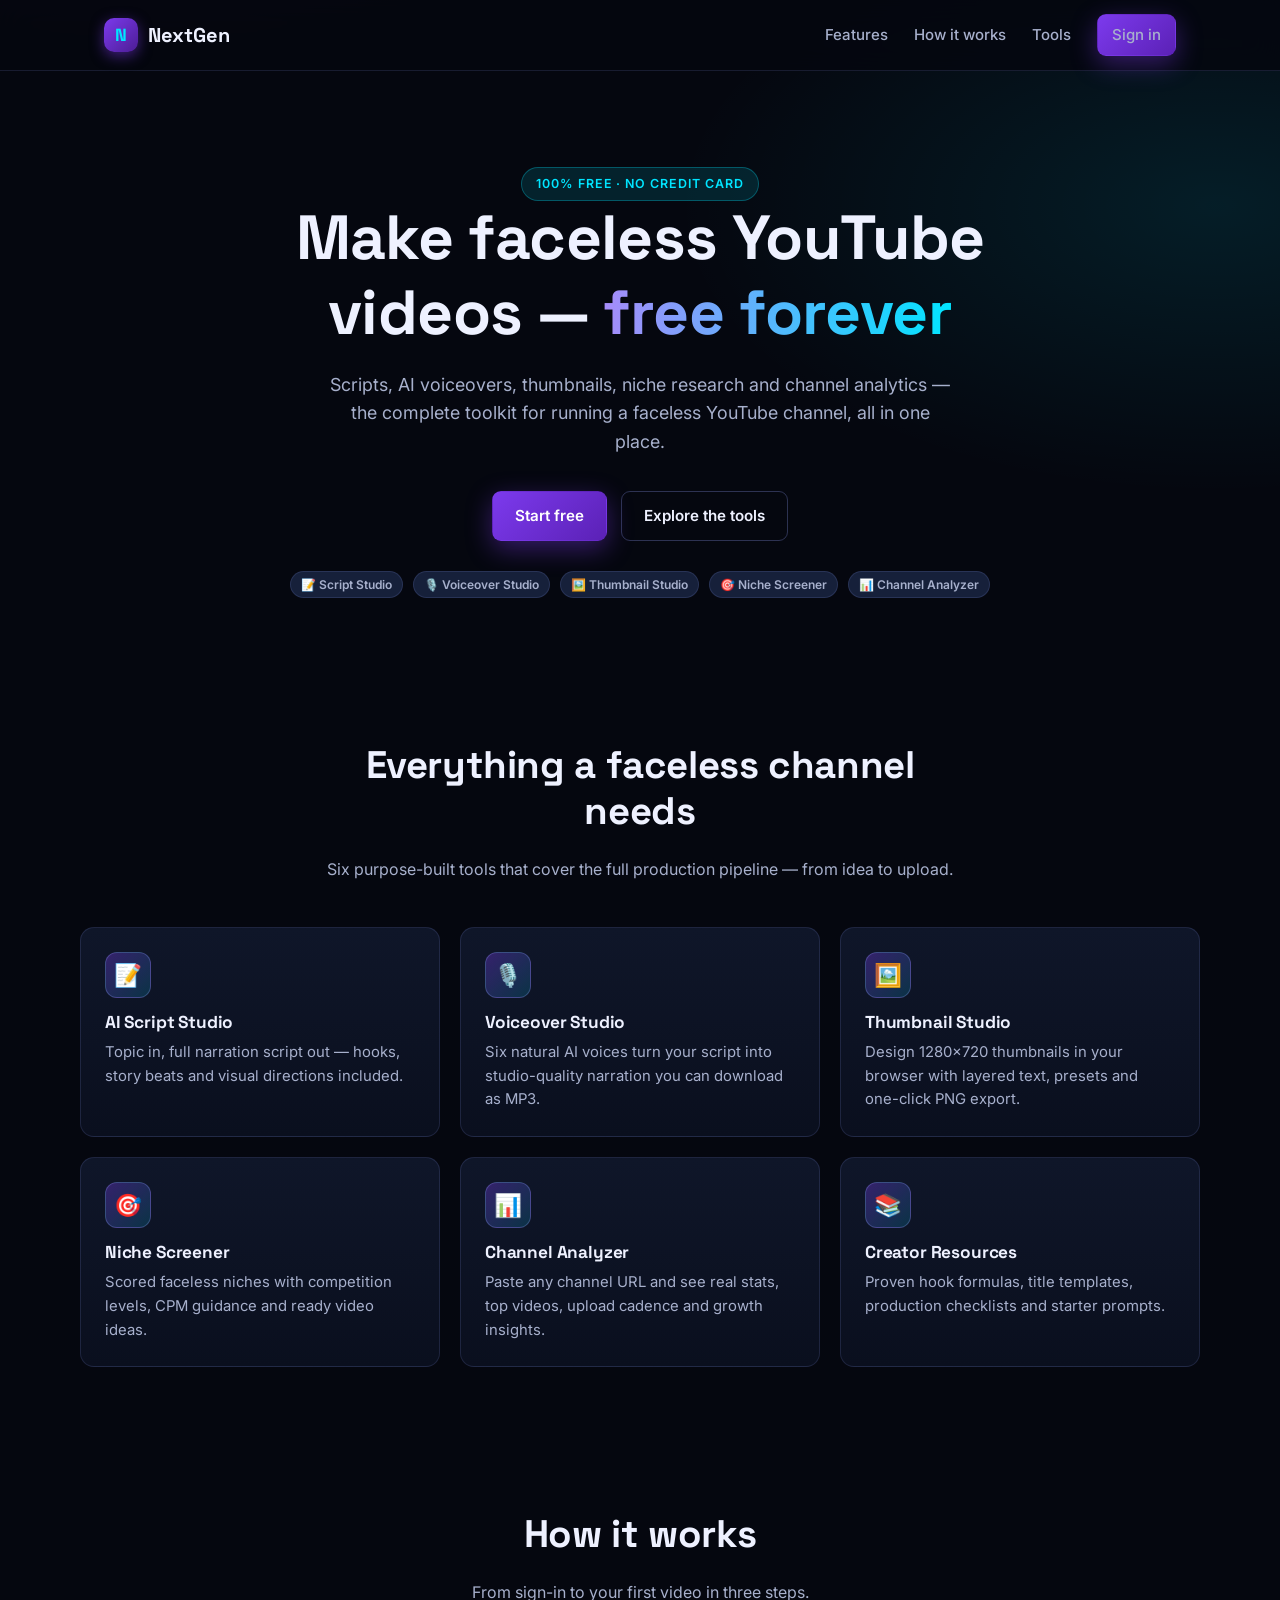
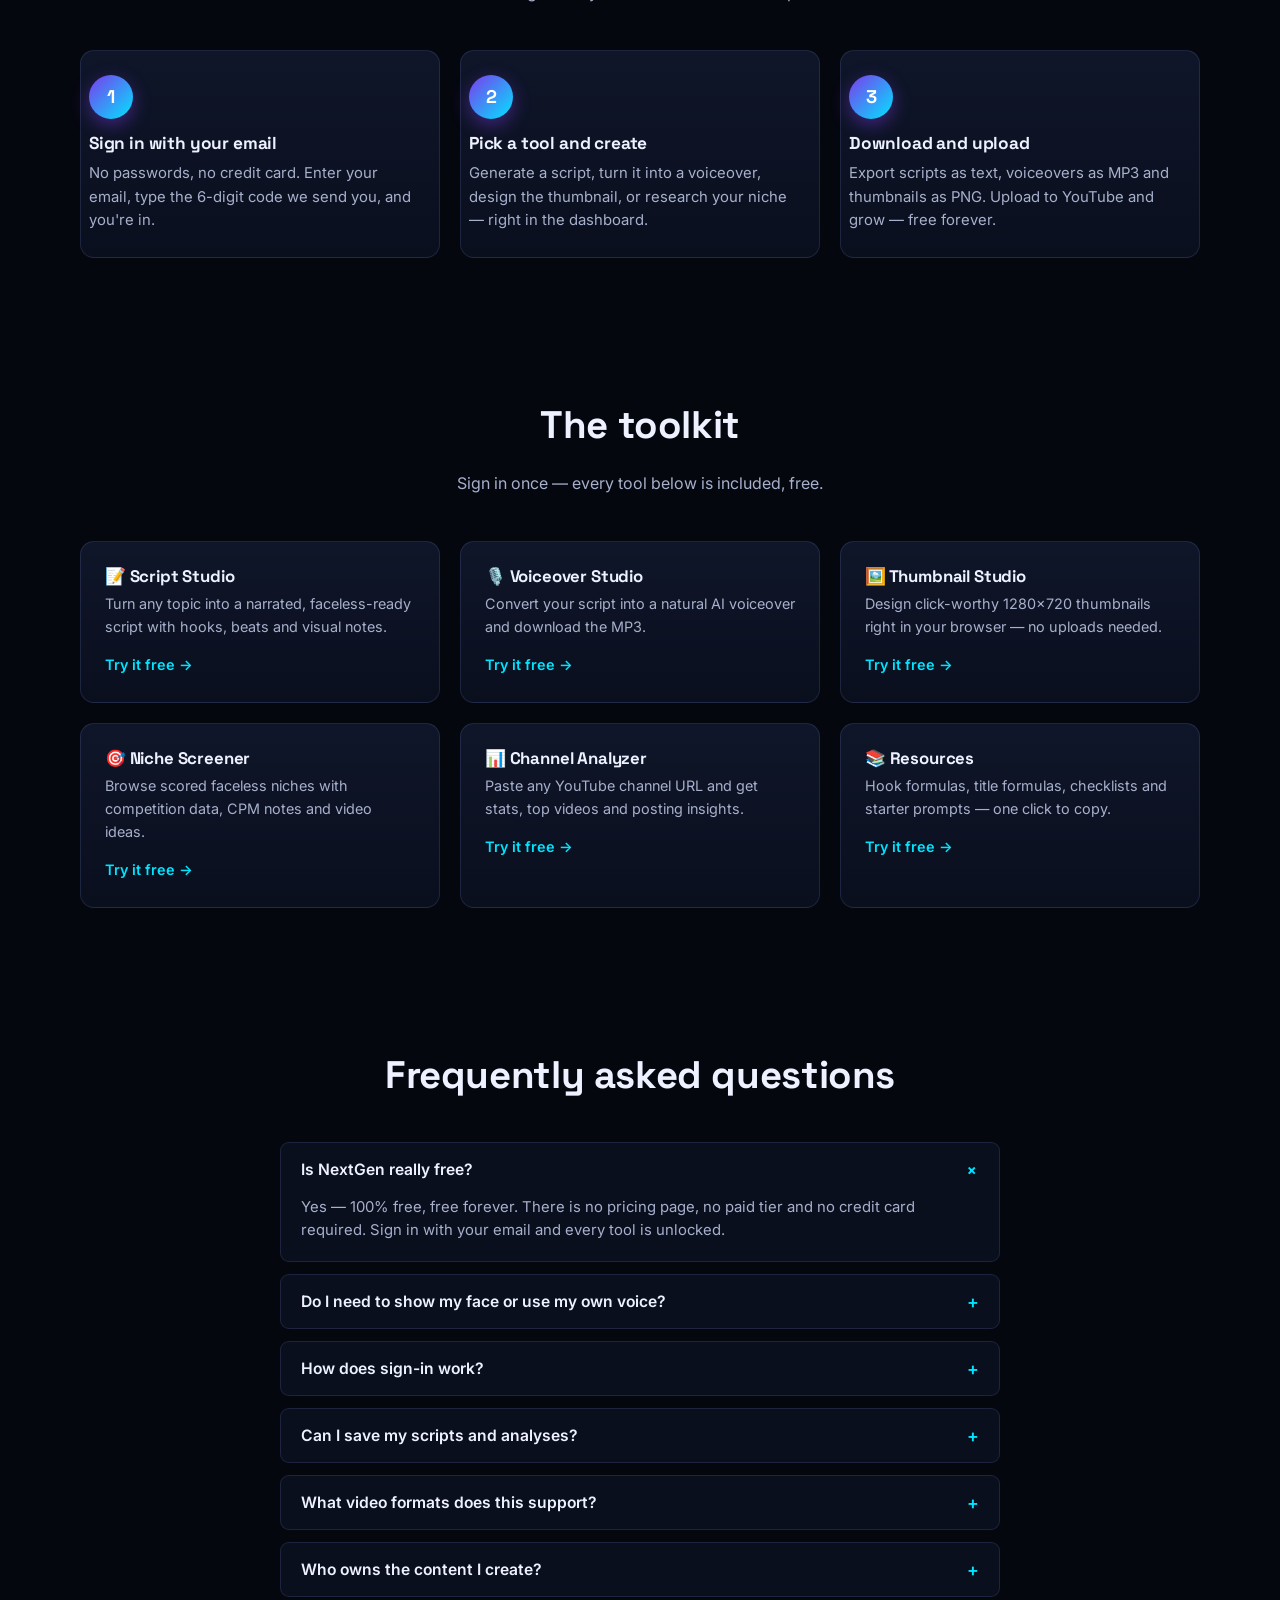
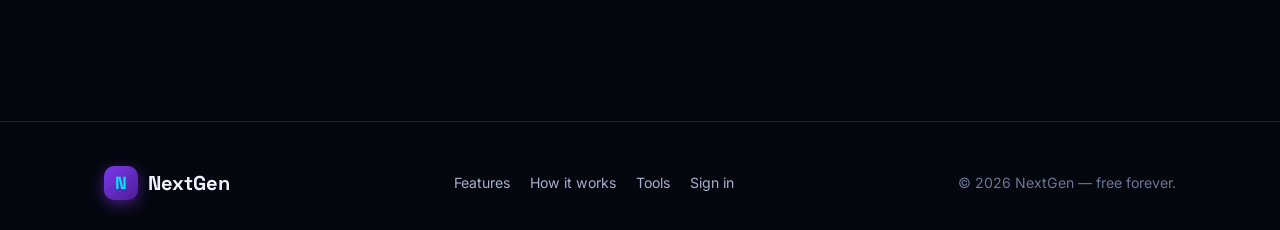
<file: static/index.html>
<!DOCTYPE html>
<html lang="en">
<head>
  <meta charset="UTF-8" />
  <meta name="viewport" content="width=device-width, initial-scale=1.0" />
  <title>NextGen — Free Faceless YouTube Toolkit</title>
  <meta name="description" content="NextGen is a 100% free toolkit for faceless YouTube creators: AI script studio, voiceovers, thumbnails, niche screener, channel analyzer and more. Free forever." />
  <!-- Typography only (no JS libs, no build step) -->
  <link rel="preconnect" href="https://fonts.googleapis.com" />
  <link rel="preconnect" href="https://fonts.gstatic.com" crossorigin />
  <link href="https://fonts.googleapis.com/css2?family=Inter:wght@400;500;600;700;800&family=Space+Grotesk:wght@500;600;700&display=swap" rel="stylesheet" />
  <link rel="stylesheet" href="styles.css" />
  <link rel="icon" href="data:image/svg+xml,%3Csvg xmlns='http://www.w3.org/2000/svg' viewBox='0 0 32 32'%3E%3Crect width='32' height='32' rx='8' fill='%237c3aed'/%3E%3Cpath d='M9 23V9l14 14V9' stroke='%2300e5ff' stroke-width='3.5' fill='none' stroke-linecap='round' stroke-linejoin='round'/%3E%3C/svg%3E" />
</head>
<body>
  <noscript>
    <div class="noscript">
      NextGen needs JavaScript to run. Please enable JavaScript and reload.
    </div>
  </noscript>

  <!-- App root: the hash router renders every view here -->
  <div id="app" aria-live="polite"></div>

  <!-- Toast notifications -->
  <div id="toast-root" class="toast-root" aria-live="assertive"></div>

  <script src="app.js"></script>
  <script src="voices.js"></script>
</body>
</html>
</file>
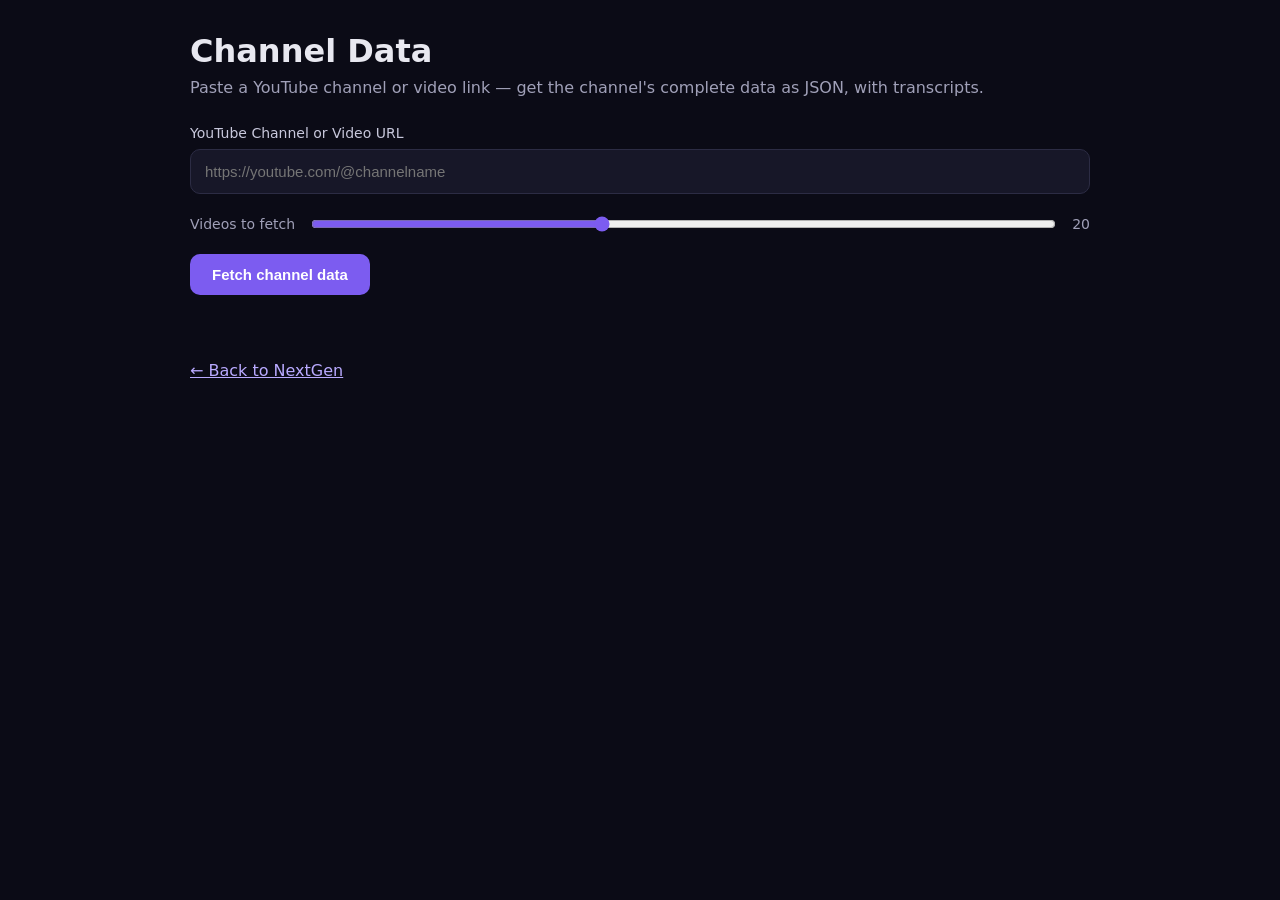
<file: static/channel-data.html>
<!DOCTYPE html>
<html lang="en">
<head>
<meta charset="utf-8">
<meta name="viewport" content="width=device-width, initial-scale=1">
<title>Channel Data — NextGen</title>
<style>
  :root { color-scheme: dark; }
  body { margin: 0; background: #0b0b16; color: #e8e8f0; font-family: system-ui, -apple-system, Segoe UI, Roboto, sans-serif; }
  .wrap { max-width: 900px; margin: 0 auto; padding: 32px 20px 60px; }
  h1 { font-size: 32px; margin: 0 0 8px; }
  p.sub { color: #a0a0b8; margin: 0 0 28px; }
  label { display: block; font-size: 14px; margin: 0 0 8px; color: #c8c8dc; }
  input[type="text"] { width: 100%; box-sizing: border-box; padding: 13px 14px; border-radius: 10px; border: 1px solid #2c2c44; background: #171728; color: #fff; font-size: 15px; }
  input[type="text"]:focus { outline: none; border-color: #7c5cf0; }
  .row { display: flex; align-items: center; gap: 14px; margin: 20px 0; }
  .row span { color: #a0a0b8; font-size: 14px; }
  input[type="range"] { flex: 1; accent-color: #7c5cf0; }
  #count { min-width: 28px; text-align: right; font-variant-numeric: tabular-nums; }
  button { cursor: pointer; border: 0; border-radius: 10px; padding: 12px 22px; font-size: 15px; font-weight: 600; }
  button.primary { background: #7c5cf0; color: #fff; }
  button.primary:disabled { opacity: 0.55; cursor: default; }
  button.ghost { background: #23233a; color: #e8e8f0; }
  #status { margin: 18px 0; color: #a0a0b8; min-height: 20px; }
  #status.error { color: #ff8a8a; }
  #panel { display: none; margin-top: 8px; border: 1px solid #2c2c44; border-radius: 12px; background: #121222; overflow: hidden; }
  #panelHead { display: flex; align-items: center; justify-content: space-between; padding: 14px 16px; border-bottom: 1px solid #2c2c44; }
  #panelHead strong { letter-spacing: 0.12em; font-size: 13px; color: #b9aaff; }
  #panelHead .actions { display: flex; gap: 10px; }
  #panelHead .actions button { padding: 8px 14px; font-size: 13px; }
  pre { margin: 0; padding: 16px; overflow: auto; max-height: 70vh; font-size: 13px; line-height: 1.55; white-space: pre-wrap; word-break: break-word; }
  #note { margin-top: 14px; color: #e8c87a; font-size: 14px; line-height: 1.5; }
  a { color: #b9aaff; }
</style>
</head>
<body>
<div class="wrap">
  <h1>Channel Data</h1>
  <p class="sub">Paste a YouTube channel or video link — get the channel's complete data as JSON, with transcripts.</p>

  <label for="url">YouTube Channel or Video URL</label>
  <input id="url" type="text" placeholder="https://youtube.com/@channelname" autocomplete="off">

  <div class="row">
    <span>Videos to fetch</span>
    <input id="count" type="range" min="1" max="50" value="20">
    <span id="countVal">20</span>
  </div>

  <button id="fetchBtn" class="primary">Fetch channel data</button>
  <div id="status"></div>

  <div id="panel">
    <div id="panelHead">
      <strong>CHANNEL DATA</strong>
      <div class="actions">
        <button id="dlBtn" class="ghost">Download JSON</button>
        <button id="copyBtn" class="ghost">Copy</button>
      </div>
    </div>
    <pre id="json"></pre>
  </div>
  <div id="note"></div>
  <p style="margin-top:28px"><a href="/static/">← Back to NextGen</a></p>
</div>
<script>
  const $ = (id) => document.getElementById(id);
  const slider = $("count"), countVal = $("countVal");
  slider.addEventListener("input", () => { countVal.textContent = slider.value; });
  let currentJson = null;

  function setStatus(msg, isError) {
    const el = $("status");
    el.textContent = msg || "";
    el.className = isError ? "error" : "";
  }

  $("fetchBtn").addEventListener("click", async () => {
    const url = $("url").value.trim();
    if (!url) { setStatus("Please paste a YouTube channel or video URL.", true); return; }
    const btn = $("fetchBtn");
    btn.disabled = true;
    $("panel").style.display = "none";
    $("note").textContent = "";
    currentJson = null;
    setStatus("Fetching channel data…");
    try {
      const res = await fetch("/api/jobs/channel-data", {
        method: "POST",
        headers: { "Content-Type": "application/json" },
        body: JSON.stringify({ youtube_url: url, max_videos: parseInt(slider.value, 10) }),
      });
      const data = await res.json();
      if (!res.ok) throw new Error(data.error || "Request failed.");
      const jobId = data.job_id;
      while (true) {
        await new Promise((r) => setTimeout(r, 3000));
        const jr = await fetch("/api/jobs/" + jobId);
        const job = await jr.json();
        if (job.progress) setStatus(job.progress);
        if (job.status === "done") {
          currentJson = job.result;
          $("json").textContent = JSON.stringify(currentJson, null, 2);
          $("panel").style.display = "block";
          if (currentJson.data_note) $("note").textContent = currentJson.data_note;
          else if (currentJson.transcript_status && currentJson.transcript_status.warning)
            $("note").textContent = currentJson.transcript_status.warning;
          setStatus("Done — " + currentJson.videos.length + " videos, "
            + currentJson.transcript_status.fetched + " transcripts.");
          break;
        }
        if (job.status === "error") throw new Error(job.error || "Fetch failed.");
      }
    } catch (e) {
      setStatus(e.message, true);
    } finally {
      btn.disabled = false;
    }
  });

  $("dlBtn").addEventListener("click", () => {
    if (!currentJson) return;
    const stamp = new Date().toISOString().slice(0, 10);
    const blob = new Blob([JSON.stringify(currentJson, null, 2)], { type: "application/json" });
    const a = document.createElement("a");
    a.href = URL.createObjectURL(blob);
    a.download = "channel_channel_data_" + stamp + ".json";
    a.click();
    URL.revokeObjectURL(a.href);
  });

  $("copyBtn").addEventListener("click", async () => {
    if (!currentJson) return;
    const text = JSON.stringify(currentJson, null, 2);
    try {
      await navigator.clipboard.writeText(text);
      $("copyBtn").textContent = "Copied!";
    } catch (e) {
      const ta = document.createElement("textarea");
      ta.value = text;
      document.body.appendChild(ta);
      ta.select();
      document.execCommand("copy");
      ta.remove();
      $("copyBtn").textContent = "Copied!";
    }
    setTimeout(() => { $("copyBtn").textContent = "Copy"; }, 2000);
  });
</script>
</body>
</html>
</file>
<file: static/styles.css>
/* ==========================================================================
   NextGen — dark modern theme
   Palette: deep navy/black background, electric violet + cyan accents.
   Vanilla CSS, no build step, no frameworks.
   ========================================================================== */

:root {
  --bg-0: #05070f;          /* page background */
  --bg-1: #0a0f1e;          /* panel background */
  --bg-2: #0f1629;          /* raised panel */
  --bg-3: #16203a;          /* hover / inset */
  --line: rgba(148, 163, 255, 0.14);
  --line-strong: rgba(148, 163, 255, 0.28);
  --violet: #7c3aed;
  --violet-bright: #a78bfa;
  --cyan: #00e5ff;
  --cyan-dim: rgba(0, 229, 255, 0.12);
  --text: #eef1ff;
  --text-dim: #a7b0cc;
  --text-faint: #6b7594;
  --success: #34d399;
  --warning: #fbbf24;
  --danger: #f87171;
  --radius: 14px;
  --radius-sm: 9px;
  --font: "Inter", system-ui, -apple-system, "Segoe UI", sans-serif;
  --font-display: "Space Grotesk", "Inter", system-ui, sans-serif;
  --shadow: 0 18px 50px rgba(0, 0, 0, 0.45);
  --maxw: 1120px;
}

* { box-sizing: border-box; }

html { scroll-behavior: smooth; }

body {
  margin: 0;
  font-family: var(--font);
  background:
    radial-gradient(1100px 520px at 12% -8%, rgba(124, 58, 237, 0.22), transparent 60%),
    radial-gradient(900px 480px at 95% 6%, rgba(0, 229, 255, 0.10), transparent 60%),
    var(--bg-0);
  color: var(--text);
  min-height: 100vh;
  line-height: 1.6;
  -webkit-font-smoothing: antialiased;
}

a { color: var(--cyan); text-decoration: none; }
a:hover { text-decoration: underline; }

h1, h2, h3, h4 {
  font-family: var(--font-display);
  line-height: 1.2;
  margin: 0 0 0.6em;
  letter-spacing: -0.01em;
}

::selection { background: rgba(124, 58, 237, 0.55); }

/* ------------------------------ Utilities ------------------------------ */

.wrap { max-width: var(--maxw); margin: 0 auto; padding: 0 24px; }
.center { text-align: center; }
.muted { color: var(--text-dim); }
.small { font-size: 0.86rem; }

.grad-text {
  background: linear-gradient(92deg, var(--violet-bright), var(--cyan));
  -webkit-background-clip: text;
  background-clip: text;
  color: transparent;
}

.pill {
  display: inline-flex; align-items: center; gap: 8px;
  font-size: 0.78rem; font-weight: 600; letter-spacing: 0.08em;
  text-transform: uppercase; color: var(--cyan);
  background: var(--cyan-dim);
  border: 1px solid rgba(0, 229, 255, 0.28);
  padding: 6px 14px; border-radius: 999px;
}

/* ------------------------------ Buttons -------------------------------- */

.btn {
  display: inline-flex; align-items: center; justify-content: center; gap: 8px;
  font-family: var(--font); font-weight: 600; font-size: 0.95rem;
  border: 1px solid transparent; border-radius: var(--radius-sm);
  padding: 12px 22px; cursor: pointer;
  transition: transform 0.12s ease, box-shadow 0.12s ease, background 0.12s ease;
  white-space: nowrap;
}
.btn:active { transform: translateY(1px); }
.btn:disabled { opacity: 0.55; cursor: not-allowed; transform: none; }

.btn-primary {
  background: linear-gradient(135deg, var(--violet), #5b21b6);
  color: #fff;
  box-shadow: 0 8px 26px rgba(124, 58, 237, 0.4);
}
.btn-primary:hover:not(:disabled) { box-shadow: 0 10px 32px rgba(124, 58, 237, 0.55); }

.btn-accent {
  background: linear-gradient(135deg, #0891b2, #0e7490);
  color: #fff;
  box-shadow: 0 8px 26px rgba(0, 229, 255, 0.25);
}

.btn-ghost {
  background: transparent; color: var(--text);
  border-color: var(--line-strong);
}
.btn-ghost:hover:not(:disabled) { background: var(--bg-3); }

.btn-danger-ghost {
  background: transparent; color: var(--danger);
  border: 1px solid rgba(248, 113, 113, 0.4);
}
.btn-danger-ghost:hover:not(:disabled) { background: rgba(248, 113, 113, 0.1); }

.btn-sm { padding: 8px 14px; font-size: 0.85rem; }

/* ------------------------------ Forms ---------------------------------- */

.field { margin-bottom: 16px; }
.field label {
  display: block; font-weight: 600; font-size: 0.88rem;
  margin-bottom: 7px; color: var(--text);
}
.field .hint { font-size: 0.8rem; color: var(--text-faint); margin-top: 5px; }

.input, select.input, textarea.input {
  width: 100%;
  background: var(--bg-0);
  border: 1px solid var(--line-strong);
  border-radius: var(--radius-sm);
  color: var(--text);
  font-family: var(--font); font-size: 0.95rem;
  padding: 11px 14px;
  transition: border-color 0.12s ease, box-shadow 0.12s ease;
}
.input:focus {
  outline: none;
  border-color: var(--violet-bright);
  box-shadow: 0 0 0 3px rgba(124, 58, 237, 0.25);
}
textarea.input { resize: vertical; min-height: 110px; }
select.input {
  appearance: none;
  background-image: url("data:image/svg+xml,%3Csvg xmlns='http://www.w3.org/2000/svg' width='12' height='8'%3E%3Cpath d='M1 1l5 5 5-5' stroke='%23a7b0cc' stroke-width='2' fill='none' stroke-linecap='round'/%3E%3C/svg%3E");
  background-repeat: no-repeat;
  background-position: right 14px center;
  padding-right: 36px;
}

input[type="range"].input {
  padding: 0; border: none; background: transparent;
  accent-color: var(--violet);
  height: 28px;
}
.range-row { display: flex; align-items: center; gap: 12px; }
.range-row .range-val {
  min-width: 64px; text-align: right;
  font-weight: 700; color: var(--cyan); font-size: 0.9rem;
  font-variant-numeric: tabular-nums;
}

/* --------------------------- Cards & panels ---------------------------- */

.card {
  background: linear-gradient(180deg, var(--bg-2), var(--bg-1));
  border: 1px solid var(--line);
  border-radius: var(--radius);
  padding: 24px;
}
.card.hoverable { transition: transform 0.14s ease, border-color 0.14s ease, box-shadow 0.14s ease; }
.card.hoverable:hover {
  transform: translateY(-4px);
  border-color: var(--line-strong);
  box-shadow: var(--shadow);
}

.panel {
  background: var(--bg-1);
  border: 1px solid var(--line);
  border-radius: var(--radius);
  padding: 26px;
}

/* ------------------------------ Toasts --------------------------------- */

.toast-root {
  position: fixed; top: 18px; right: 18px; z-index: 9999;
  display: flex; flex-direction: column; gap: 10px;
  max-width: min(360px, calc(100vw - 36px));
}
.toast {
  background: var(--bg-2);
  border: 1px solid var(--line-strong);
  border-left: 4px solid var(--cyan);
  border-radius: var(--radius-sm);
  padding: 12px 16px;
  font-size: 0.88rem;
  box-shadow: var(--shadow);
  animation: toast-in 0.25s ease;
}
.toast.error { border-left-color: var(--danger); }
.toast.success { border-left-color: var(--success); }
.toast.warning { border-left-color: var(--warning); }
@keyframes toast-in {
  from { opacity: 0; transform: translateX(18px); }
  to { opacity: 1; transform: none; }
}

/* ------------------------------ Spinner -------------------------------- */

.spinner {
  width: 38px; height: 38px; border-radius: 50%;
  border: 4px solid var(--line);
  border-top-color: var(--cyan);
  animation: spin 0.8s linear infinite;
  margin: 0 auto;
}
.spinner.sm { width: 20px; height: 20px; border-width: 3px; }
@keyframes spin { to { transform: rotate(360deg); } }

.loading-block { text-align: center; padding: 40px 16px; color: var(--text-dim); }
.loading-block p { margin: 14px 0 0; }

.progress-bar {
  height: 8px; border-radius: 999px; background: var(--bg-3);
  overflow: hidden; margin-top: 14px;
}
.progress-bar > div {
  height: 100%; border-radius: 999px;
  background: linear-gradient(90deg, var(--violet), var(--cyan));
  transition: width 0.4s ease;
}

/* ------------------------------- Nav ----------------------------------- */

.nav {
  position: sticky; top: 0; z-index: 100;
  background: rgba(5, 7, 15, 0.82);
  backdrop-filter: blur(14px);
  border-bottom: 1px solid var(--line);
}
.nav-inner {
  max-width: var(--maxw); margin: 0 auto; padding: 14px 24px;
  display: flex; align-items: center; justify-content: space-between; gap: 18px;
}
.logo {
  display: inline-flex; align-items: center; gap: 10px;
  font-family: var(--font-display); font-weight: 700; font-size: 1.25rem;
  color: var(--text);
}
.logo:hover { text-decoration: none; }
.logo-mark {
  width: 34px; height: 34px; border-radius: 10px;
  background: linear-gradient(135deg, var(--violet), #4c1d95);
  display: inline-flex; align-items: center; justify-content: center;
  font-weight: 700; color: var(--cyan); font-size: 1.1rem;
  box-shadow: 0 4px 14px rgba(124, 58, 237, 0.5);
}
.nav-links { display: flex; align-items: center; gap: 26px; }
.nav-links a { color: var(--text-dim); font-weight: 500; font-size: 0.94rem; }
.nav-links a:hover { color: var(--text); text-decoration: none; }


/* ------------------------------- Hero ---------------------------------- */

.hero { padding: 96px 0 72px; text-align: center; }
.hero h1 {
  font-size: clamp(2.2rem, 5.4vw, 3.9rem);
  font-weight: 700; max-width: 760px; margin: 0 auto 20px;
}
.hero .lede {
  font-size: 1.12rem; color: var(--text-dim);
  max-width: 620px; margin: 0 auto 34px;
}
.hero-cta { display: flex; gap: 14px; justify-content: center; flex-wrap: wrap; }
.hero-badges {
  display: flex; gap: 10px; justify-content: center; flex-wrap: wrap;
  margin-top: 30px;
}

/* ----------------------------- Sections -------------------------------- */

.section { padding: 72px 0; }
.section-head { text-align: center; max-width: 640px; margin: 0 auto 44px; }
.section-head h2 { font-size: clamp(1.6rem, 3.4vw, 2.4rem); }
.section-head p { color: var(--text-dim); margin: 0; }

.grid-3 { display: grid; grid-template-columns: repeat(3, 1fr); gap: 20px; }
.grid-2 { display: grid; grid-template-columns: repeat(2, 1fr); gap: 20px; }

.feature-card .icon {
  width: 46px; height: 46px; border-radius: 12px;
  display: inline-flex; align-items: center; justify-content: center;
  font-size: 1.4rem; margin-bottom: 14px;
  background: linear-gradient(135deg, rgba(124,58,237,0.35), rgba(0,229,255,0.15));
  border: 1px solid var(--line-strong);
}
.feature-card h3 { font-size: 1.08rem; margin-bottom: 8px; }
.feature-card p { color: var(--text-dim); font-size: 0.93rem; margin: 0; }

/* Steps */
.steps { display: grid; grid-template-columns: repeat(3, 1fr); gap: 20px; counter-reset: step; }
.step { position: relative; padding-left: 8px; }
.step-num {
  width: 44px; height: 44px; border-radius: 50%;
  display: inline-flex; align-items: center; justify-content: center;
  font-family: var(--font-display); font-weight: 700; font-size: 1.15rem;
  color: #fff; margin-bottom: 14px;
  background: linear-gradient(135deg, var(--violet), var(--cyan));
  box-shadow: 0 6px 18px rgba(124, 58, 237, 0.45);
}
.step h3 { font-size: 1.08rem; margin-bottom: 8px; }
.step p { color: var(--text-dim); font-size: 0.93rem; margin: 0; }

/* Tools overview on landing */
.tool-card h3 { font-size: 1.05rem; margin-bottom: 6px; }
.tool-card p { color: var(--text-dim); font-size: 0.9rem; margin: 0 0 14px; }
.tool-card .go { font-weight: 600; font-size: 0.9rem; }

/* ------------------------------- FAQ ----------------------------------- */

.faq { max-width: 720px; margin: 0 auto; }
.faq-item {
  border: 1px solid var(--line); border-radius: var(--radius-sm);
  margin-bottom: 12px; background: var(--bg-1); overflow: hidden;
}
.faq-q {
  width: 100%; display: flex; justify-content: space-between; align-items: center;
  gap: 14px; text-align: left;
  background: none; border: none; color: var(--text);
  font-family: var(--font); font-weight: 600; font-size: 0.98rem;
  padding: 16px 20px; cursor: pointer;
}
.faq-q .chev { color: var(--cyan); transition: transform 0.18s ease; font-size: 1.1rem; }
.faq-item.open .faq-q .chev { transform: rotate(45deg); }
.faq-a {
  max-height: 0; overflow: hidden; transition: max-height 0.25s ease;
  color: var(--text-dim); font-size: 0.93rem;
}
.faq-item.open .faq-a { max-height: 320px; }
.faq-a-inner { padding: 0 20px 18px; }

/* ------------------------------ Footer --------------------------------- */

.footer {
  border-top: 1px solid var(--line);
  padding: 44px 0 30px; margin-top: 40px;
  color: var(--text-faint); font-size: 0.88rem;
}
.footer-inner {
  max-width: var(--maxw); margin: 0 auto; padding: 0 24px;
  display: flex; justify-content: space-between; align-items: center;
  gap: 16px; flex-wrap: wrap;
}
.footer-links { display: flex; gap: 20px; }
.footer-links a { color: var(--text-dim); }

/* ------------------------------ Sign-in -------------------------------- */

.auth-page {
  min-height: calc(100vh - 64px);
  display: flex; align-items: center; justify-content: center;
  padding: 48px 20px;
}
.auth-card { width: 100%; max-width: 440px; }
.auth-card h1 { font-size: 1.7rem; margin-bottom: 6px; }
.auth-card .sub { color: var(--text-dim); margin: 0 0 24px; font-size: 0.94rem; }
.auth-steps { display: flex; gap: 8px; margin-bottom: 26px; }
.auth-step {
  flex: 1; height: 4px; border-radius: 999px; background: var(--bg-3);
}
.auth-step.active { background: linear-gradient(90deg, var(--violet), var(--cyan)); }

.demo-box {
  border: 2px dashed var(--warning);
  background: rgba(251, 191, 36, 0.08);
  border-radius: var(--radius-sm);
  padding: 18px; margin: 18px 0;
  text-align: center;
}
.demo-box .demo-label {
  font-size: 0.75rem; font-weight: 700; letter-spacing: 0.1em;
  color: var(--warning); text-transform: uppercase; margin-bottom: 8px;
}
.demo-box .demo-code {
  font-family: var(--font-display); font-size: 2rem; font-weight: 700;
  letter-spacing: 0.35em; color: var(--text);
  user-select: all;
}
.demo-box p { font-size: 0.82rem; color: var(--text-dim); margin: 10px 0 0; }

.code-input {
  font-family: var(--font-display); font-size: 1.5rem !important;
  letter-spacing: 0.4em; text-align: center; text-transform: uppercase;
}

.form-error {
  background: rgba(248, 113, 113, 0.1);
  border: 1px solid rgba(248, 113, 113, 0.4);
  color: #fca5a5;
  border-radius: var(--radius-sm);
  padding: 10px 14px; font-size: 0.88rem; margin-bottom: 16px;
}
.form-note {
  background: rgba(0, 229, 255, 0.07);
  border: 1px solid rgba(0, 229, 255, 0.25);
  color: var(--text-dim);
  border-radius: var(--radius-sm);
  padding: 10px 14px; font-size: 0.85rem; margin-bottom: 16px;
}

/* ---------------------------- Dashboard -------------------------------- */

.dash { display: flex; min-height: 100vh; }

.sidebar {
  width: 250px; flex-shrink: 0;
  background: var(--bg-1);
  border-right: 1px solid var(--line);
  padding: 22px 14px;
  position: sticky; top: 0; height: 100vh;
  display: flex; flex-direction: column; gap: 4px;
  overflow-y: auto;
}
.sidebar .logo { padding: 0 10px 18px; }
.side-label {
  font-size: 0.72rem; font-weight: 700; letter-spacing: 0.1em;
  text-transform: uppercase; color: var(--text-faint);
  padding: 14px 12px 6px;
}
.side-link {
  display: flex; align-items: center; gap: 12px;
  padding: 10px 12px; border-radius: var(--radius-sm);
  color: var(--text-dim); font-weight: 500; font-size: 0.93rem;
}
.side-link:hover { background: var(--bg-3); color: var(--text); text-decoration: none; }
.side-link.active {
  background: linear-gradient(135deg, rgba(124,58,237,0.32), rgba(0,229,255,0.12));
  color: var(--text);
  border: 1px solid var(--line-strong);
}
.side-link .ico { width: 22px; text-align: center; }
.side-foot { margin-top: auto; padding-top: 14px; border-top: 1px solid var(--line); }
.side-user {
  padding: 8px 12px; font-size: 0.82rem; color: var(--text-faint);
  overflow: hidden; text-overflow: ellipsis; white-space: nowrap;
}

.dash-main { flex: 1; min-width: 0; padding: 30px 34px 60px; max-width: 1060px; }
.dash-head { margin-bottom: 26px; }
.dash-head h1 { font-size: 1.9rem; margin-bottom: 4px; }
.dash-head p { color: var(--text-dim); margin: 0; }

/* Mobile top bar (replaces sidebar on small screens) */
.mobile-bar { display: none; }

/* --------------------------- Tool cards -------------------------------- */

.tool-grid { display: grid; grid-template-columns: repeat(3, 1fr); gap: 18px; }
.tool-card-dash { cursor: pointer; }
.tool-card-dash .icon { font-size: 1.7rem; margin-bottom: 12px; }
.tool-card-dash h3 { font-size: 1.05rem; margin-bottom: 6px; }
.tool-card-dash p { color: var(--text-dim); font-size: 0.88rem; margin: 0; }

.strip {
  display: flex; gap: 14px; align-items: center;
  margin-top: 26px; padding: 18px 22px;
  background: linear-gradient(135deg, rgba(124,58,237,0.16), rgba(0,229,255,0.08));
  border: 1px solid var(--line-strong);
  border-radius: var(--radius);
}
.strip .n { font-family: var(--font-display); font-weight: 700; color: var(--cyan); }

/* --------------------------- Script output ----------------------------- */

.engine-badge {
  display: inline-flex; align-items: center; gap: 6px;
  font-size: 0.75rem; font-weight: 700; letter-spacing: 0.06em;
  padding: 4px 12px; border-radius: 999px;
  border: 1px solid var(--line-strong);
  background: var(--bg-3); color: var(--cyan);
  text-transform: uppercase;
}
.script-output h2 { font-size: 1.4rem; margin: 14px 0 10px; }
.script-hook {
  border-left: 3px solid var(--cyan);
  padding: 4px 0 4px 16px; margin: 18px 0;
  color: var(--text); font-style: italic;
}
.beat {
  border: 1px solid var(--line); border-radius: var(--radius-sm);
  padding: 16px 18px; margin-bottom: 12px; background: var(--bg-0);
}
.beat h4 { margin: 0 0 8px; color: var(--violet-bright); font-size: 0.98rem; }
.beat .narration { margin: 0 0 8px; font-size: 0.93rem; }
.beat .visual { margin: 0; font-size: 0.82rem; color: var(--text-faint); }
.script-cta {
  background: rgba(124, 58, 237, 0.1);
  border: 1px solid var(--line-strong);
  border-radius: var(--radius-sm);
  padding: 14px 18px; margin-top: 18px; font-size: 0.93rem;
}
.output-actions { display: flex; gap: 10px; flex-wrap: wrap; margin-top: 20px; }

/* --------------------------- Voiceover --------------------------------- */

.char-count { font-size: 0.8rem; color: var(--text-faint); text-align: right; margin-top: 4px; }
.char-count.over { color: var(--danger); }
.audio-block { margin-top: 22px; }
audio { width: 100%; margin: 10px 0; accent-color: var(--violet); }

/* --------------------------- Thumbnail --------------------------------- */

.thumb-layout { display: grid; grid-template-columns: 1fr 320px; gap: 22px; }
.thumb-canvas-wrap { position: relative; }
#thumb-canvas {
  width: 100%; height: auto; display: block;
  border-radius: var(--radius-sm);
  border: 1px solid var(--line-strong);
  cursor: crosshair;
  box-shadow: var(--shadow);
}
.thumb-controls .field { margin-bottom: 14px; }
.layer-list { display: flex; flex-direction: column; gap: 8px; margin-bottom: 14px; }
.layer-item {
  display: flex; align-items: center; justify-content: space-between; gap: 8px;
  padding: 9px 12px; border-radius: var(--radius-sm);
  background: var(--bg-0); border: 1px solid var(--line);
  font-size: 0.88rem; cursor: pointer;
}
.layer-item.active { border-color: var(--cyan); background: var(--cyan-dim); }
.layer-item .del { color: var(--danger); background: none; border: none; cursor: pointer; font-size: 1rem; }
.swatches { display: flex; gap: 8px; flex-wrap: wrap; }
.swatch {
  width: 30px; height: 30px; border-radius: 8px; cursor: pointer;
  border: 2px solid transparent; padding: 0;
}
.swatch.active { border-color: #fff; box-shadow: 0 0 0 2px var(--cyan); }
.bg-presets { display: grid; grid-template-columns: repeat(5, 1fr); gap: 8px; }
.bg-preset {
  height: 40px; border-radius: 8px; cursor: pointer;
  border: 2px solid transparent; padding: 0;
}
.bg-preset.active { border-color: var(--cyan); }

/* ------------------------ Niche / analyzer ----------------------------- */

.toolbar { display: flex; gap: 12px; margin-bottom: 20px; flex-wrap: wrap; }
.toolbar .input { max-width: 340px; }

.niche-grid { display: grid; grid-template-columns: repeat(2, 1fr); gap: 16px; }
.niche-card { cursor: pointer; }
.niche-card h3 { font-size: 1.05rem; margin-bottom: 4px; }
.niche-meta { display: flex; gap: 8px; flex-wrap: wrap; margin: 10px 0; }
.tag {
  font-size: 0.75rem; font-weight: 600; padding: 3px 10px;
  border-radius: 999px; background: var(--bg-3); color: var(--text-dim);
  border: 1px solid var(--line);
}
.tag.low { color: var(--success); border-color: rgba(52, 211, 153, 0.4); }
.tag.med { color: var(--warning); border-color: rgba(251, 191, 36, 0.4); }
.tag.high { color: var(--danger); border-color: rgba(248, 113, 113, 0.4); }
.niche-detail { margin-top: 14px; border-top: 1px solid var(--line); padding-top: 14px; }
.niche-detail p { font-size: 0.9rem; color: var(--text-dim); margin: 0 0 10px; }
.niche-detail ul { margin: 0 0 10px; padding-left: 20px; font-size: 0.9rem; color: var(--text-dim); }

.table-wrap { overflow-x: auto; border: 1px solid var(--line); border-radius: var(--radius-sm); }
table.data { width: 100%; border-collapse: collapse; font-size: 0.88rem; }
table.data th, table.data td { padding: 11px 14px; text-align: left; }
table.data th {
  background: var(--bg-2); color: var(--text-faint);
  font-size: 0.75rem; text-transform: uppercase; letter-spacing: 0.06em;
  white-space: nowrap;
}
table.data tr { border-top: 1px solid var(--line); }
table.data tr:first-child { border-top: none; }
table.data tr:hover td { background: rgba(124, 58, 237, 0.06); }
table.data td.num { font-variant-numeric: tabular-nums; white-space: nowrap; }

.channel-header { display: flex; align-items: center; gap: 18px; margin-bottom: 22px; }
.channel-avatar {
  width: 64px; height: 64px; border-radius: 50%;
  background: linear-gradient(135deg, var(--violet), var(--cyan));
  display: flex; align-items: center; justify-content: center;
  font-family: var(--font-display); font-weight: 700; font-size: 1.6rem; color: #fff;
  flex-shrink: 0;
}
.channel-header h2 { margin: 0 0 4px; font-size: 1.4rem; }
.channel-header .handle { color: var(--text-faint); font-size: 0.88rem; margin: 0; }
.stat-row { display: grid; grid-template-columns: repeat(3, 1fr); gap: 14px; margin-bottom: 22px; }
.stat { text-align: center; padding: 18px 10px; }
.stat .val { font-family: var(--font-display); font-weight: 700; font-size: 1.5rem; color: var(--cyan); }
.stat .lbl { font-size: 0.78rem; color: var(--text-faint); text-transform: uppercase; letter-spacing: 0.06em; margin-top: 4px; }

.insight-box {
  background: rgba(0, 229, 255, 0.06);
  border: 1px solid rgba(0, 229, 255, 0.25);
  border-radius: var(--radius-sm);
  padding: 16px 18px; margin: 18px 0; font-size: 0.92rem; color: var(--text-dim);
}
.insight-box strong { color: var(--text); }

/* --------------------------- Resources --------------------------------- */

.res-section { margin-bottom: 30px; }
.res-section h2 { font-size: 1.25rem; margin-bottom: 14px; }
.res-item {
  display: flex; justify-content: space-between; align-items: flex-start; gap: 14px;
  padding: 13px 16px; border: 1px solid var(--line);
  border-radius: var(--radius-sm); margin-bottom: 10px; background: var(--bg-0);
  font-size: 0.92rem;
}
.res-item .copy-btn { flex-shrink: 0; }

/* ----------------------------- Library --------------------------------- */

.lib-item {
  display: flex; justify-content: space-between; align-items: center; gap: 14px;
  padding: 16px 18px; border: 1px solid var(--line);
  border-radius: var(--radius-sm); margin-bottom: 12px; background: var(--bg-1);
}
.lib-item .t { font-weight: 600; margin: 0 0 4px; }
.lib-item .m { font-size: 0.8rem; color: var(--text-faint); margin: 0; }
.lib-item .actions { display: flex; gap: 8px; flex-shrink: 0; }
.lib-detail { margin-top: 12px; border-top: 1px solid var(--line); padding-top: 16px; }

/* ---------------------------- Responsive -------------------------------- */

@media (max-width: 900px) {
  .grid-3, .steps { grid-template-columns: 1fr; }
  .tool-grid { grid-template-columns: 1fr 1fr; }
  .thumb-layout { grid-template-columns: 1fr; }
  .niche-grid { grid-template-columns: 1fr; }
  .stat-row { grid-template-columns: 1fr 1fr 1fr; }
}

@media (max-width: 760px) {
  .nav-links a.nav-hide-m { display: none; }
  .sidebar { display: none; }
  .dash { flex-direction: column; }
  .dash-main { padding: 20px 16px 90px; max-width: none; }

  /* Bottom nav replaces sidebar on mobile */
  .mobile-bar {
    display: flex;
    position: fixed; bottom: 0; left: 0; right: 0; z-index: 100;
    background: rgba(10, 15, 30, 0.95);
    backdrop-filter: blur(14px);
    border-top: 1px solid var(--line);
    padding: 6px 4px calc(6px + env(safe-area-inset-bottom));
    overflow-x: auto;
  }
  .mobile-bar a {
    flex: 1 0 auto; min-width: 64px;
    display: flex; flex-direction: column; align-items: center; gap: 2px;
    padding: 8px 6px; border-radius: 8px;
    color: var(--text-faint); font-size: 0.66rem; font-weight: 600;
  }
  .mobile-bar a .ico { font-size: 1.25rem; }
  .mobile-bar a.active { color: var(--cyan); background: var(--cyan-dim); }
  .mobile-bar a:hover { text-decoration: none; }

  .hero { padding: 64px 0 52px; }
  .tool-grid { grid-template-columns: 1fr; }
  .grid-2 { grid-template-columns: 1fr; }
  .stat-row { grid-template-columns: 1fr; }
}

.noscript {
  max-width: 560px; margin: 80px auto; padding: 24px;
  background: var(--bg-1); border: 1px solid var(--danger);
  border-radius: var(--radius); text-align: center;
}
</file>
